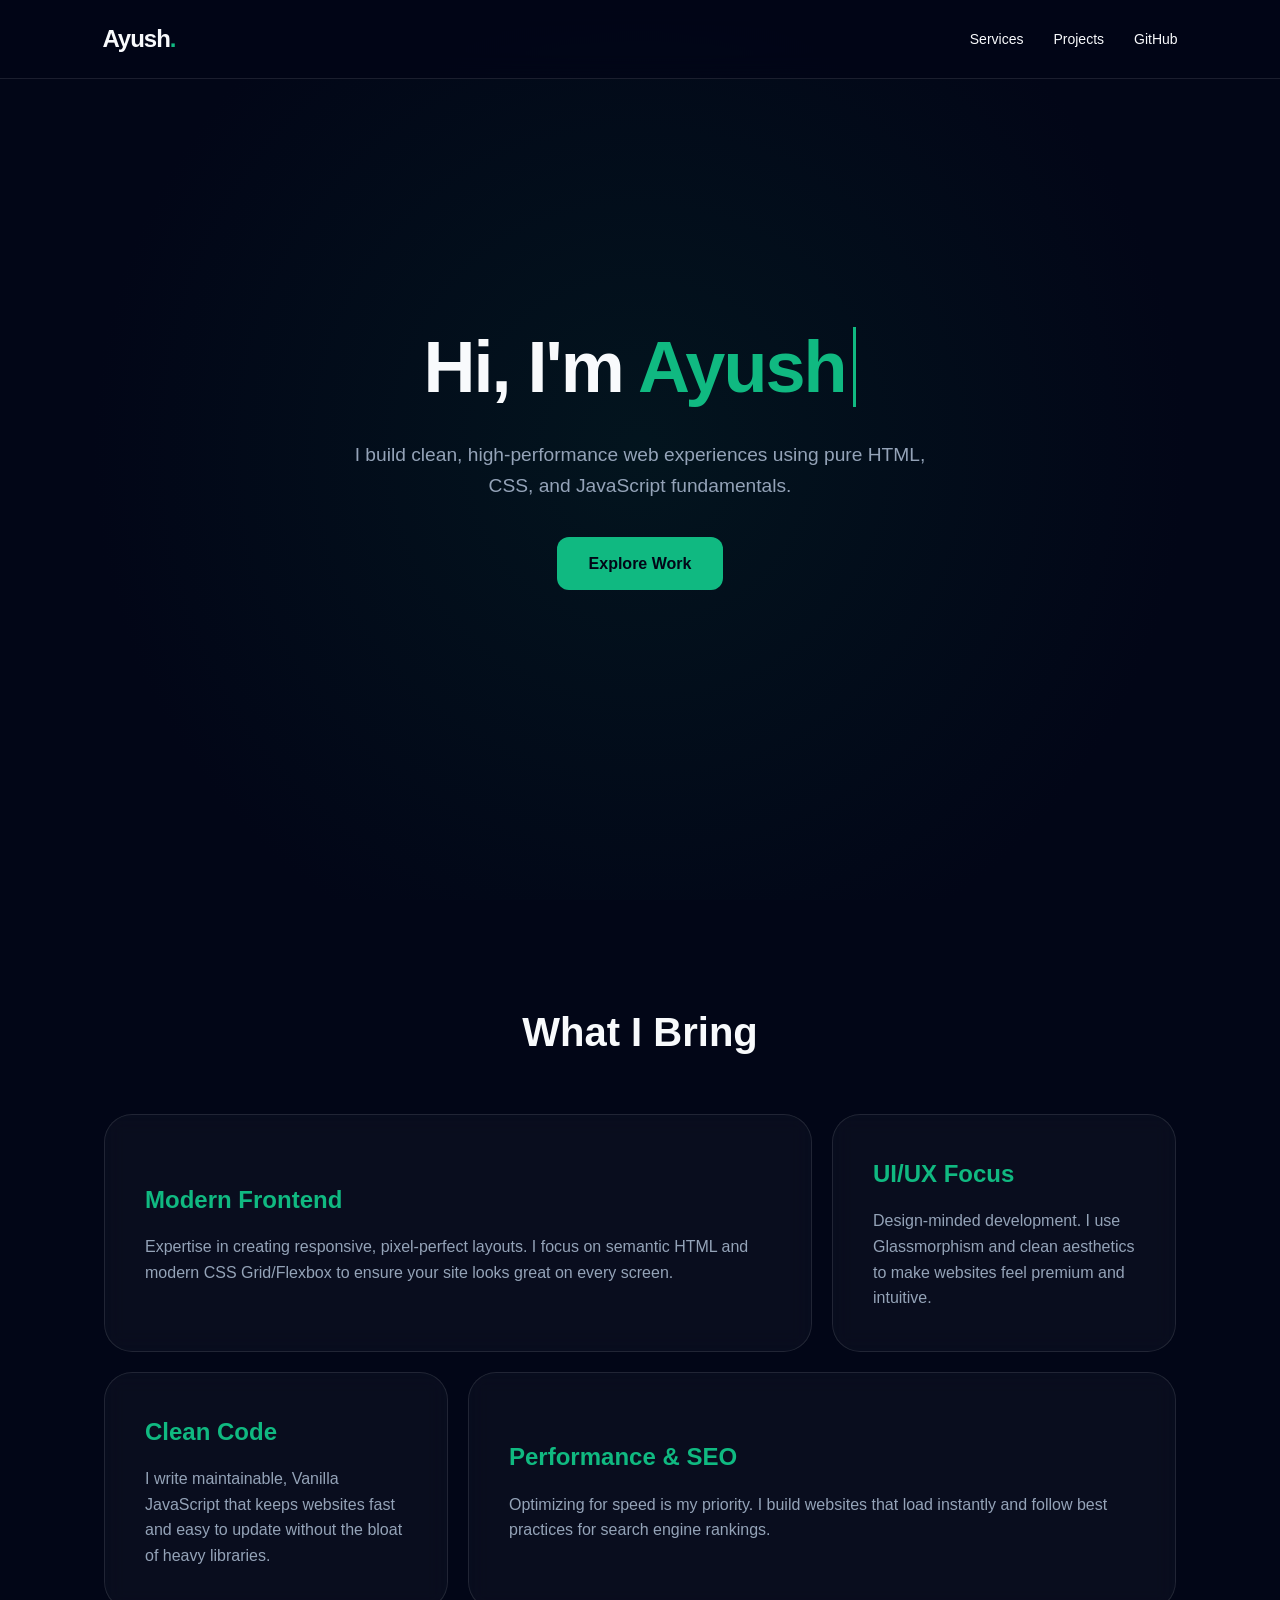
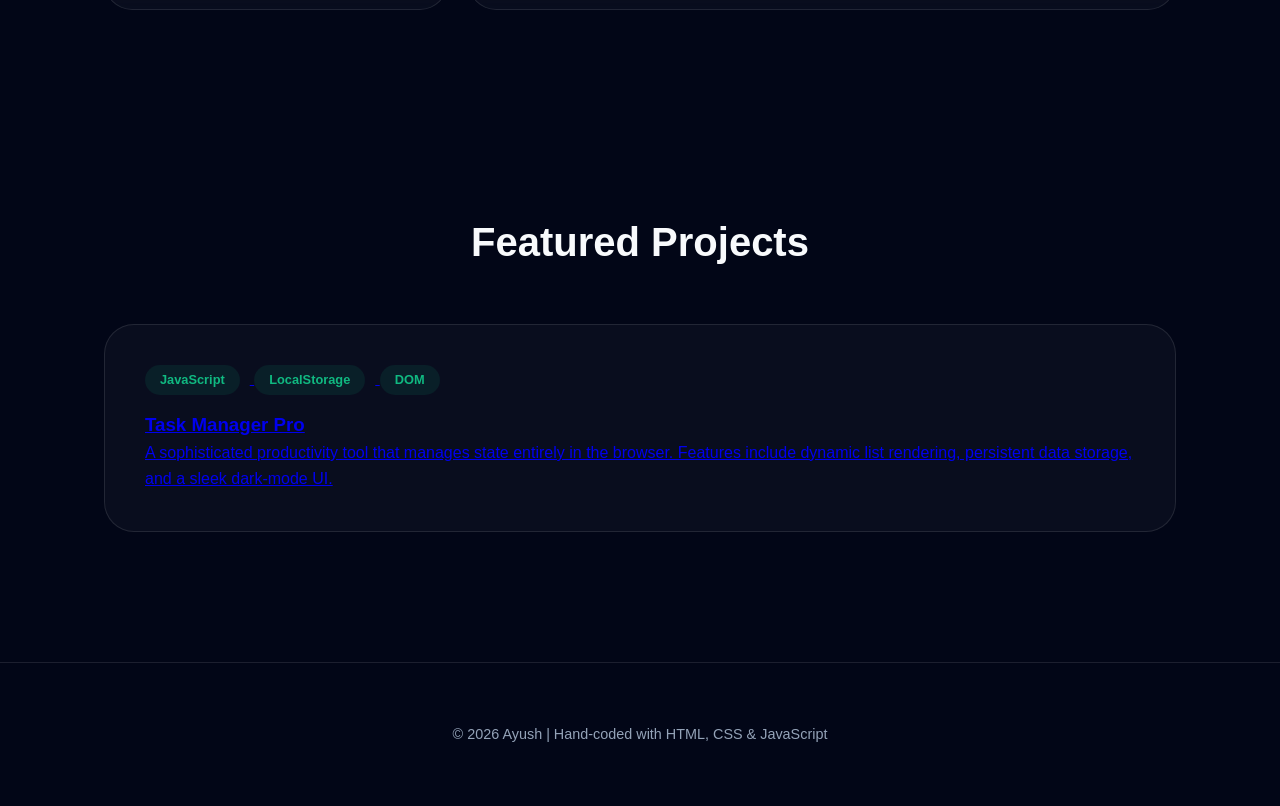
<file: index.html>
<!DOCTYPE html>
<html lang="en">

<head>
  <meta charset="UTF-8">
  <meta name="viewport" content="width=device-width, initial-scale=1.0">
  <title>Ayush | Frontend Developer Portfolio</title>
  <style>
    :root {
      --bg-dark: #020617;
      --accent-green: #10b981;
      --text-main: #f8fafc;
      --text-muted: #94a3b8;
      --glass-bg: rgba(255, 255, 255, 0.03);
      --glass-border: rgba(255, 255, 255, 0.1);
      --card-hover: rgba(255, 255, 255, 0.07);
    }

    * {
      margin: 0;
      padding: 0;
      box-sizing: border-box;
      font-family: 'Inter', -apple-system, BlinkMacSystemFont, 'Segoe UI', Roboto, sans-serif;
    }

    html {
      scroll-behavior: smooth;
    }

    body {
      background-color: var(--bg-dark);
      color: var(--text-main);
      line-height: 1.6;
      overflow-x: hidden;
    }

    nav {
      display: flex;
      justify-content: space-between;
      align-items: center;
      padding: 20px 8%;
      position: fixed;
      width: 100%;
      top: 0;
      z-index: 1000;
      background: rgba(2, 6, 23, 0.8);
      backdrop-filter: blur(12px);
      border-bottom: 1px solid var(--glass-border);
    }

    nav h2 {
      font-weight: 800;
      letter-spacing: -1px;
    }

    nav h2 span {
      color: var(--accent-green);
    }

    nav ul {
      display: flex;
      list-style: none;
    }

    nav ul li {
      margin-left: 30px;
    }

    nav ul li a {
      text-decoration: none;
      color: var(--text-main);
      font-size: 14px;
      font-weight: 500;
      transition: 0.3s;
    }

    nav ul li a:hover {
      color: var(--accent-green);
    }

    .hero {
      height: 100vh;
      display: flex;
      flex-direction: column;
      justify-content: center;
      align-items: center;
      text-align: center;
      padding: 0 20px;
      background: radial-gradient(circle at center, #064e3b33 0%, #020617 70%);
    }

    .hero h1 {
      font-size: clamp(2.5rem, 8vw, 4.5rem);
      font-weight: 800;
      margin-bottom: 15px;
      letter-spacing: -2px;
    }

    #name-text {
      color: var(--accent-green);
      border-right: 3px solid var(--accent-green);
      padding-right: 8px;
      animation: blink 0.7s infinite;
    }

    @keyframes blink {
      50% {
        border-color: transparent;
      }
    }

    .hero p {
      color: var(--text-muted);
      max-width: 600px;
      font-size: 1.2rem;
      margin-bottom: 35px;
    }

    .btn {
      padding: 14px 32px;
      border-radius: 12px;
      text-decoration: none;
      font-weight: 700;
      transition: all 0.4s ease;
      display: inline-block;
      background-color: var(--accent-green);
      color: #020617;
    }

    .btn:hover {
      box-shadow: 0 0 30px rgba(16, 185, 129, 0.4);
      transform: translateY(-3px);
    }

    .container {
      max-width: 1200px;
      margin: 0 auto;
      padding: 100px 5%;
    }

    .section-title {
      font-size: 2.5rem;
      margin-bottom: 50px;
      font-weight: 800;
      text-align: center;
    }

    .bento-grid {
      display: grid;
      grid-template-columns: repeat(3, 1fr);
      grid-auto-rows: minmax(200px, auto);
      gap: 20px;
    }

    .card {
      background: var(--glass-bg);
      border: 1px solid var(--glass-border);
      padding: 40px;
      border-radius: 28px;
      backdrop-filter: blur(10px);
      transition: 0.4s ease;
      display: flex;
      flex-direction: column;
      justify-content: center;
    }

    .card:hover {
      background: var(--card-hover);
      border-color: var(--accent-green);
      transform: translateY(-5px);
    }

    .card h3 {
      margin-bottom: 15px;
      color: var(--accent-green);
      font-size: 1.5rem;
    }

    .card p {
      color: var(--text-muted);
      font-size: 1rem;
    }

    .card-wide {
      grid-column: span 2;
    }

    .card-tall {
      grid-row: span 2;
    }

    .project-card {
      background: var(--glass-bg);
      border: 1px solid var(--glass-border);
      border-radius: 30px;
      padding: 40px;
      margin-bottom: 30px;
      transition: 0.4s;
      text-decoration: none;
      color: inherit;
      display: block;
    }

    .project-card:hover {
      background: var(--card-hover);
      border-color: var(--accent-green);
    }

    .tech-pill {
      display: inline-block;
      padding: 5px 15px;
      background: rgba(16, 185, 129, 0.1);
      color: var(--accent-green);
      border-radius: 100px;
      font-size: 0.8rem;
      font-weight: 600;
      margin-right: 10px;
      margin-bottom: 15px;
    }

    footer {
      text-align: center;
      padding: 60px 20px;
      border-top: 1px solid var(--glass-border);
      color: var(--text-muted);
      font-size: 0.9rem;
    }

    @media (max-width: 900px) {
      .bento-grid {
        grid-template-columns: 1fr;
      }

      .card-wide {
        grid-column: span 1;
      }

      nav ul {
        display: none;
      }

      /* Simplified for mobile */
    }
  </style>
</head>

<body>

  <nav>
    <h2>Ayush<span>.</span></h2>
    <ul>
      <li><a href="#about">Services</a></li>
      <li><a href="#work">Projects</a></li>
      <li><a href="https://github.com/Developer-Aisurya" target="_blank">GitHub</a></li>
    </ul>
  </nav>

  <section class="hero">
    <h1>Hi, I'm <span id="name-text"></span></h1>
    <p>I build clean, high-performance web experiences using pure HTML, CSS, and JavaScript fundamentals.</p>
    <div>
      <a href="#work" class="btn">Explore Work</a>
    </div>
  </section>

  <div class="container" id="about">
    <h2 class="section-title">What I Bring</h2>
    <div class="bento-grid">

      <div class="card card-wide">
        <h3>Modern Frontend</h3>
        <p>Expertise in creating responsive, pixel-perfect layouts. I focus on semantic HTML and modern CSS Grid/Flexbox
          to ensure your site looks great on every screen.</p>
      </div>

      <div class="card">
        <h3>UI/UX Focus</h3>
        <p>Design-minded development. I use Glassmorphism and clean aesthetics to make websites feel premium and
          intuitive.</p>
      </div>

      <div class="card">
        <h3>Clean Code</h3>
        <p>I write maintainable, Vanilla JavaScript that keeps websites fast and easy to update without the bloat of
          heavy libraries.</p>
      </div>

      <div class="card card-wide">
        <h3>Performance & SEO</h3>
        <p>Optimizing for speed is my priority. I build websites that load instantly and follow best practices for
          search engine rankings.</p>
      </div>

    </div>
  </div>

  <div class="container" id="work">
    <h2 class="section-title">Featured Projects</h2>

    <a href = "https://github.com/Developer-Aisurya/My-Web-Projects/tree/main/js-projects/taskflow-pro/index.html">
      <div class="project-card">
      <div class="tech-stack">
        <span class="tech-pill">JavaScript</span>
        <span class="tech-pill">LocalStorage</span>
        <span class="tech-pill">DOM</span>
      </div>
      <h3>Task Manager Pro</h3>
      <p>A sophisticated productivity tool that manages state entirely in the browser. Features include dynamic list
        rendering, persistent data storage, and a sleek dark-mode UI.</p>
    </div>
    </a>

  </div>

  <footer>
    <p>© 2026 Ayush | Hand-coded with HTML, CSS & JavaScript</p>
  </footer>

  <script>
    const words = ["Ayush", "a Developer", "a Designer", "a Freelancer"];
    let wordIndex = 0;
    let charIndex = 0;
    let isDeleting = false;
    const targetElement = document.getElementById("name-text");

    function typeEffect() {
      const currentWord = words[wordIndex];

      if (isDeleting) {

        targetElement.textContent = currentWord.substring(0, charIndex - 1);
        charIndex--;
      } else {
        // Typing text
        targetElement.textContent = currentWord.substring(0, charIndex + 1);
        charIndex++;
      }

      let typeSpeed = isDeleting ? 60 : 150;

      if (!isDeleting && charIndex === currentWord.length) {

        typeSpeed = 2000;
        isDeleting = true;
      } else if (isDeleting && charIndex === 0) {

        isDeleting = false;
        wordIndex = (wordIndex + 1) % words.length;
        typeSpeed = 500;
      }

      setTimeout(typeEffect, typeSpeed);
    }

    document.addEventListener("DOMContentLoaded", typeEffect);
  </script>

</body>

</html>
</file>
